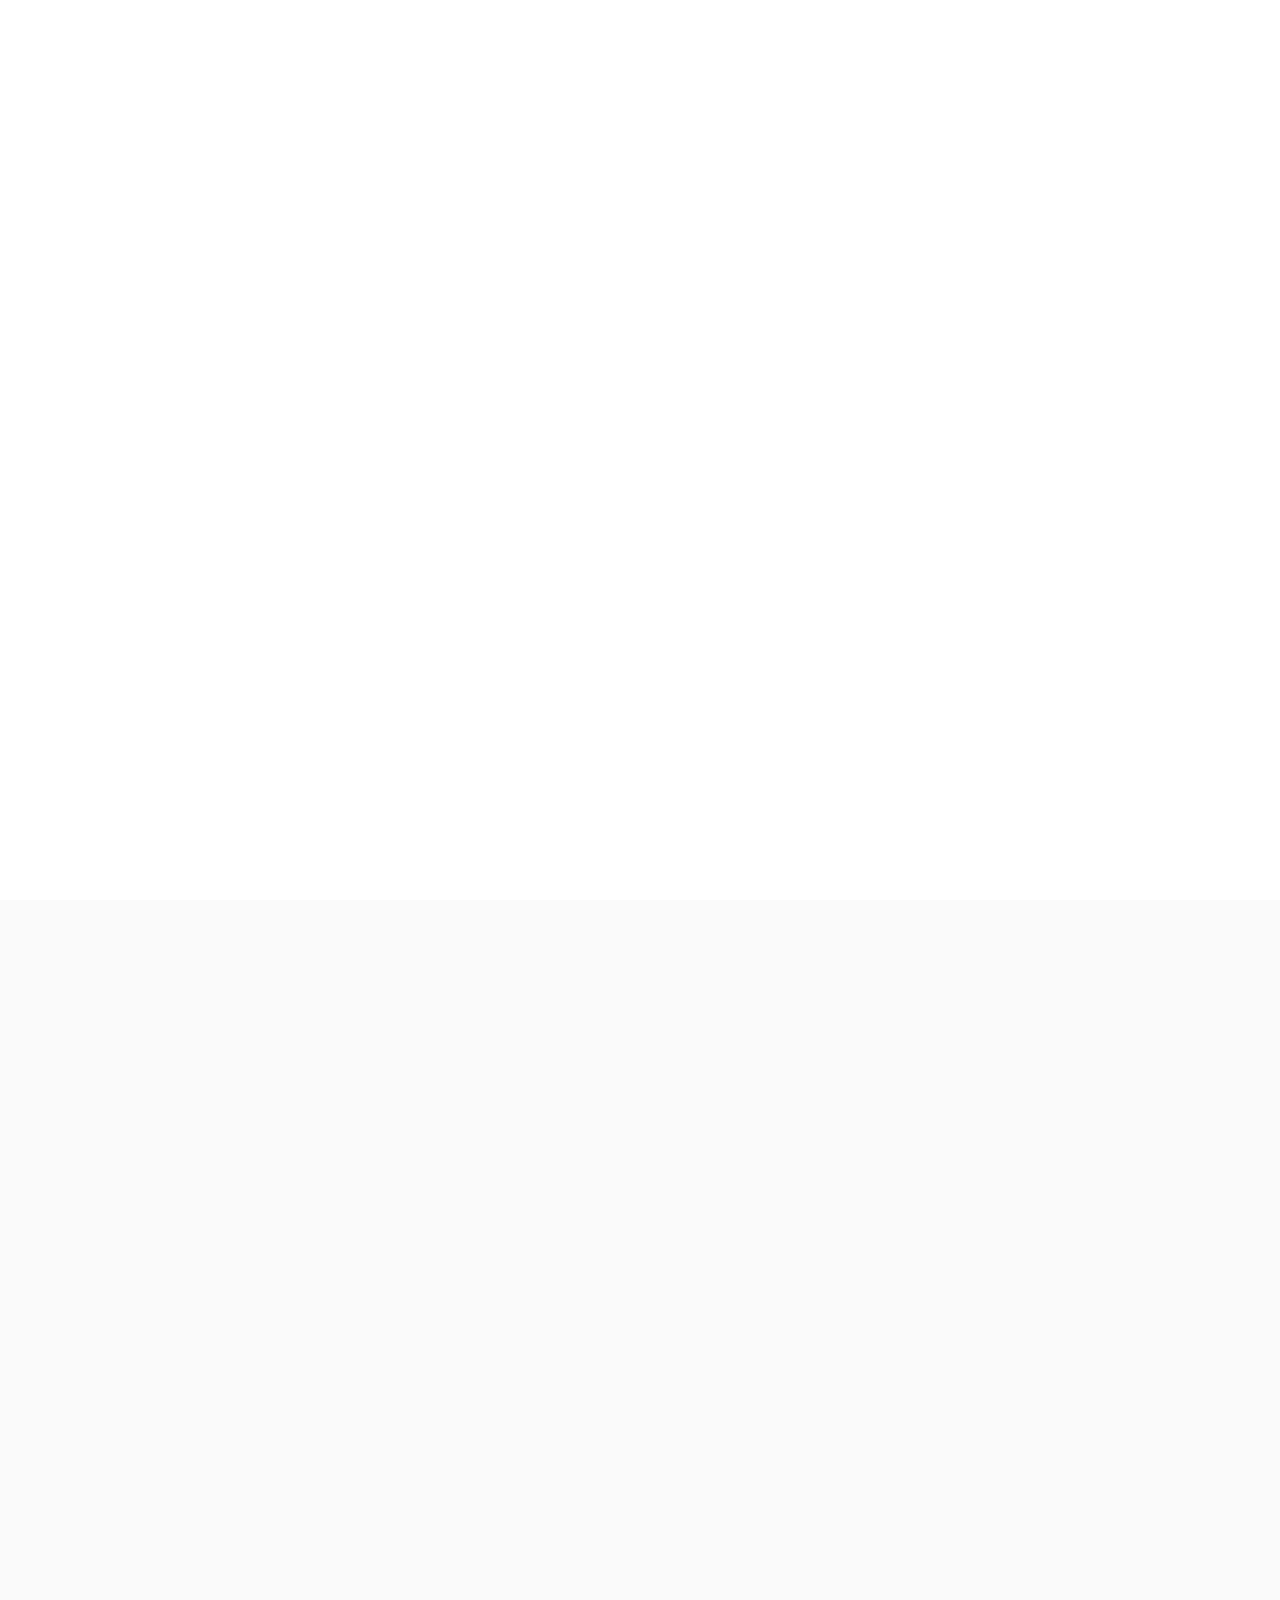
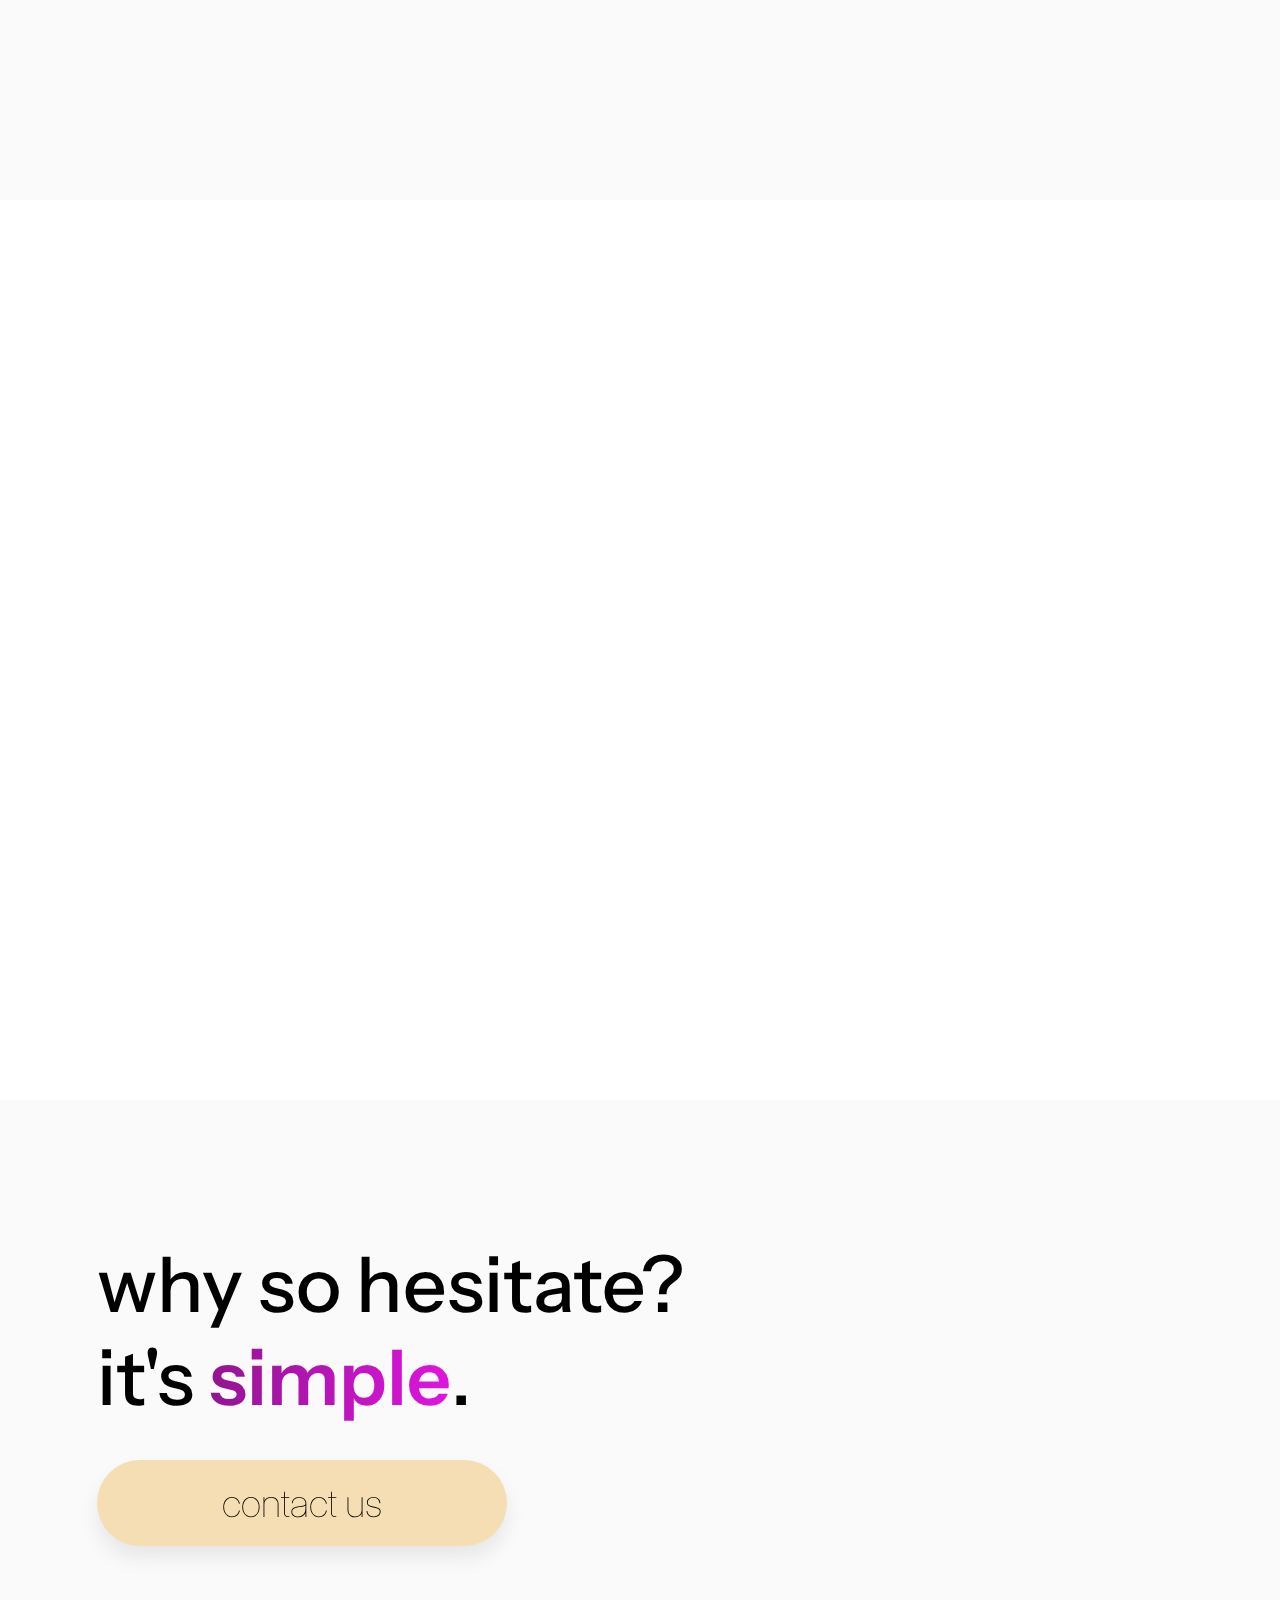
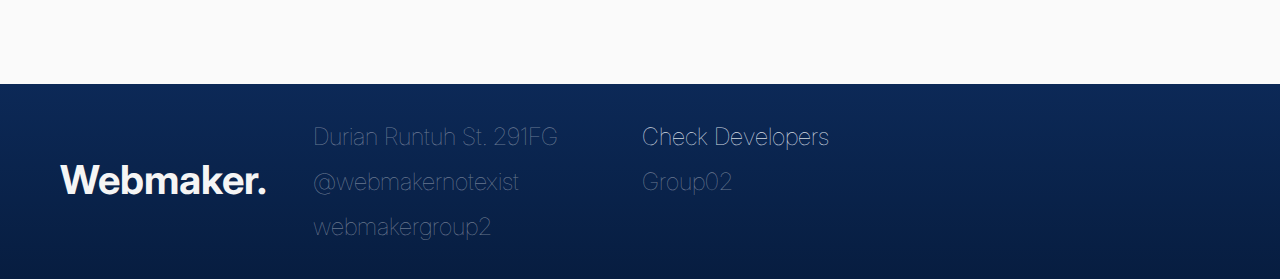
<file: index.html>
<!DOCTYPE html>
<html lang="en">

<head>
   <meta charset="UTF-8">
   <meta name="viewport" content="width=device-width, initial-scale=1.0">
   
   <link rel="shortcut icon" href="images/favicon.png" type="image/x-icon">
   <title>Webmaker</title>

   <!-- Stylesheets -->
   <link href="https://unpkg.com/aos@2.3.1/dist/aos.css" rel="stylesheet">
   <link rel="stylesheet" href="https://cdnjs.cloudflare.com/ajax/libs/font-awesome/6.4.0/css/all.min.css"
      integrity="sha512-iecdLmaskl7CVkqkXNQ/ZH/XLlvWZOJyj7Yy7tcenmpD1ypASozpmT/E0iPtmFIB46ZmdtAc9eNBvH0H/ZpiBw=="
      crossorigin="anonymous" referrerpolicy="no-referrer" />
   <link rel="stylesheet" href="css/style.css">
   <link rel="stylesheet" href="css/index.css">   
</head>

<body>   
   <!-- Effects -->
   <div id="webmaker-transition">
      <img src="images/logo.png" alt="logo">      
   </div>
   <div id="webmaker-fade-transition"></div>

   <!-- Navbar -->
   <nav class="flex-center-around">
      <div class="left-nav">
         <img src="images/logo.png" alt="webmaker-logo" id="logo">
      </div>

      <i class="fa-solid fa-bars" id="nav-bar"></i>

      <div class="right-nav">
         <a class="clicked-list slider nav-home" id="nav-home">Home</a>
         <a class="default-list slider nav-demos" id="nav-demos">Demos</a>      
         <a class="default-list slider nav-feature" id="nav-feature">Feature</a>
         <a class="nav-request">Request<i class="fa-solid fa-plus"></i></a>
         <i class="fa-solid fa-xmark" id="nav-bar-out"></i>
      </div>
   </nav>

   <!-- Home section -->
   <section id="home" class="full-view flex-center" anchor="nav-home">      
      <img src="images/home-deco.png" id="home-deco">      
      <div class="flex-column flex-center">
         <p class="home-p">
            We design <span class="magic-effect" magic-icon="<i class='fa-regular fa-star'></i>">
            <span class="magic-text magic-blue">cool</span></span> website for you.
         </p>
         <button type="button" id="home-button">
            <p>get started</p>
            <div class="load-effect"></div>
         </button>
      </div>      
   </section>

   <!-- About section -->
   <section id="about" class="full-view flex-center" anchor="nav-home">
      <img src="images/about-deco.png" id="about-deco">
      <div class="flex-column" id="about-anchor" data-aos="fade-up" data-aos-delay="300" data-aos-duration="800">
         <h1>introduce us.</h1>
         <p>
            webmaker known as stylist website development <br>
            provider for your <span class="magic-effect" magic-icon="<i class='fa-regular fa-star'></i>"><span
            class="magic-text">inovative</span></span> company.
         </p>
         <button type="button" id="about-button">
            <p>see more</p>
            <div class="load-effect"></div>
         </button>
      </div>      
   </section>

   <!-- Demos section -->
   <section id="demos" class="responsive full-view flex-center" anchor="nav-demos">
      <!-- <div id="demos-effect"></div> -->      
      <div class="flex-center full-size flex-wrap" id="demo-image-container" data-aos="zoom-in" data-aos-delay="300" data-aos-duration="800">

         <!-- Left -->
         <div class="demo-image-slider flex">
            <div id="demo-slider-button">
               <div id="demo-grow-effect"></div>
               <button type="button" id="demos-button" class="demos-slider-button">
                  <i class="fa-solid fa-play"></i>
                  <div class="load-effect"></div>
               </button>
            </div>
            <div class="demo-image-container flex-center" data-aos="flip-right" data-aos-delay="300" data-aos-duration="800">
               <img class="demo-image" src="images/web-neat.png" alt="demo-image">
               <img class="demo-image" src="images/web-modern.png" alt="demo-image">
               <img class="demo-image" src="images/web-minimalist.png" alt="demo-image">
            </div>
            
            <div id="demo-image-description">
               <h1>
                  <span class="magic-effect" magic-icon="<i class='fa-regular fa-star'></i>">                     
                     <span class="magic-text" id="demo-image-description-title">minimalist</span>
                  </span>
               </h1>
               <p id="demo-image-description-desc">simple design that brings full scenery of quality.</p>
            </div>
         </div>

         <!-- Right -->
         <div class="flex-column flex-center" id="demo-description-container">
            <p class="demo-p">
               looking for<br>
               <span class="magic-effect" magic-icon="<i class='fa-regular fa-star'></i>">
                  <span id="demo-description-box"></span>
                  <span class="magic-text" id="demo-description">minimalist</span>
               </span> kind?
            </p>
            <button type="button" id="demos-button" class="demos-next-button">
               <p>next</p>
               <div class="load-effect"></div>
            </button>
         </div>
      </div>
   </section>

   <!-- Feature section -->
   <section id="feature" class="responsive full-view flex-center" anchor="nav-feature">
      <div id="feature-effect"></div>
      <div class="flex-center flex-wrap-reverse" id="feature-anchor">
         <div class="flex-column">
            <p>
               why so hesitate?<br>
               it's
               <span class="magic-effect" magic-icon="<i class='fa-regular fa-star'></i>">
                  <span id="feature-description-box"></span>
                  <span class="magic-text" id="feature-description">simple</span>
               </span>.
            </p>
            <button type="button" id="feature-button">
               <p>contact us</p>
               <div class="load-effect"></div>
            </button>
         </div>
         <div class="magic-effect" magic-icon="<i class='fa-solid fa-star-of-david'></i>" data-aos="zoom-in" data-aos-delay="300" data-aos-duration="800">
            <img src="images/feature-simple.png" alt="about-image" id="feature-image" class="image-effect">
         </div>
      </div>      
   </section>
   
   <!-- Footer -->
   <footer>
      <div class="flex flex-wrap id="footer-content">
         <div class="flex-center">
            <h1>Webmaker.</h1>
         </div>
         <div class="flex">
            <div class="flex-column" id="footer-address">
               <p class="not-clickable"><i class="fa-solid fa-map-location-dot"></i>Durian Runtuh St. 291FG</p>
               <p class="not-clickable"><i class="fa-brands fa-instagram"></i>@webmakernotexist</p>
               <p class="not-clickable"><i class="fa-brands fa-facebook"></i>webmakergroup2</p>
            </div>
            <div class="flex-column" id="footer-address">
               <p class="clickable" id="developer-button"><i class="fa-solid fa-screwdriver-wrench"></i>Check Developers</p>
               <p class="not-clickable"><i class="fa-regular fa-copyright"></i>Group02</p>
               <p class="invisible"><i class="fa-brands fa-facebook"></i>webmakergroup2</p>
            </div>
         </div>
      </div>
      <div class="footer-background">         
         <img src="images/background-feature.png" alt="feature-bg">
      </div>
   </footer>

   <!-- Script(s) -->
   <script src="js/script.js"></script>
   <script src="https://unpkg.com/aos@2.3.1/dist/aos.js"></script>
   <script> AOS.init(); </script>
   <script src="js/index.js"></script>
</body>

</html>
</file>
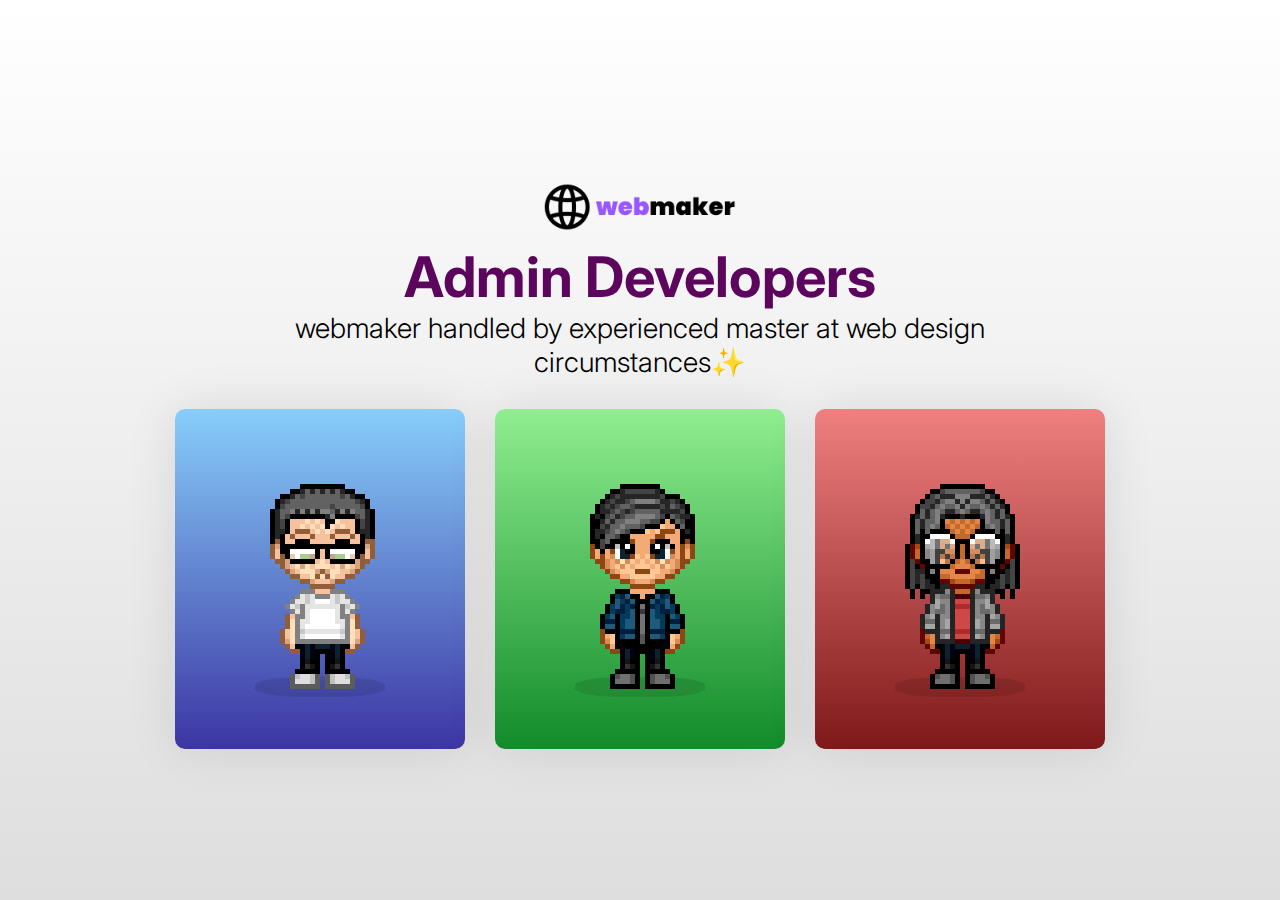
<file: html/developer.html>
<!DOCTYPE html>
<html lang="en">
<head>
   <meta charset="UTF-8">
   <meta name="viewport" content="width=device-width, initial-scale=1.0">

   <link rel="shortcut icon" href="../images/favicon.png" type="image/x-icon">
   <title>Admin Developers</title>

   <!-- Stylesheet -->
   <link rel="stylesheet" href="https://cdnjs.cloudflare.com/ajax/libs/font-awesome/6.4.0/css/all.min.css"
      integrity="sha512-iecdLmaskl7CVkqkXNQ/ZH/XLlvWZOJyj7Yy7tcenmpD1ypASozpmT/E0iPtmFIB46ZmdtAc9eNBvH0H/ZpiBw=="
      crossorigin="anonymous" referrerpolicy="no-referrer" />
   <link rel="stylesheet" href="../css/style.css">
   <link rel="stylesheet" href="../css/developer.css">
</head>
<body>
   <!-- Transition -->
   <div id="webmaker-fade-transition"></div>   

   <!-- Developer -->      
   <div id="developer" class="full-view flex-center responsive">      
      <div class="flex-column">
         <nav>
            <i class="fa-solid fa-arrow-left" id="developer-left"></i>
            <img src="../images/logo.png" id="developer-logo-2">
         </nav>
         <img src="../images/logo.png" id="developer-logo">
         <h1 id="developer-title">Admin Developers</h1>
         <p id="developer-subtitle">webmaker handled by experienced master at web design circumstances✨</p>

         <!-- Container -->
         <div class="flex-center flex-wrap developer-container">
            <div class="flex-center developer-img">   
               <div class="developer-description flex-center">
                  <div class="flex-column">
                     <h1><span class="magic-effect" magic-icon="<i class='fa-regular fa-star magic-star-white'></i>"><span
                        class="magic-text">Rio<i class="fa-solid fa-wand-magic-sparkles"></i></span></span>.
                     </h1>
                     <p>responsible do something while no one nearby.</p>
                     <p class="developer-trait">traits - creative</p>
                  </div>
               </div>      
               <div class="shadow" style="--delay: .3s;"></div>
               <img src="../images/developer-ergar.png" alt="img" style="--delay: .3s;">         
            </div>
            <div class="flex-center developer-img">
               <div class="developer-description flex-center">
                  <div class="flex-column">
                     <h1><span class="magic-effect" magic-icon="<i class='fa-regular fa-star magic-star-white'></i>"><span
                        class="magic-text">Fariz<i class="fa-solid fa-magnifying-glass"></i></span></span>.
                     </h1>
                     <p>the handful one while finding information.</p>
                     <p class="developer-trait">traits - sourceful</p>
                  </div>
               </div>
               <div class="shadow" style="--delay: .6s;"></div>
               <img src="../images/developer-fariz.png" alt="img" style="--delay: .6s;">
            </div>
            <div class="flex-center developer-img">
               <div class="developer-description flex-center">
                  <div class="flex-column">
                     <h1><span class="magic-effect" magic-icon="<i class='fa-regular fa-star magic-star-white'></i>"><span
                        class="magic-text">Hastho<i class="fa-solid fa-hand-lizard"></i></span></span>.
                     </h1>
                     <p>has a job to help person in charge when necessary.</p>
                     <p class="developer-trait">traits - unique</p>
                  </div>
               </div>
               <div class="shadow" style="--delay: .9s;"></div>
               <img src="../images/developer-hastho.png" alt="img" style="--delay: .9s;">
            </div>            
         </div>
      </div>
   </div>

   <!-- Scripts -->
   <script src="../js/script.js"></script>
   <script src="../js/developer.js"></script>
</body>
</html>
</file>
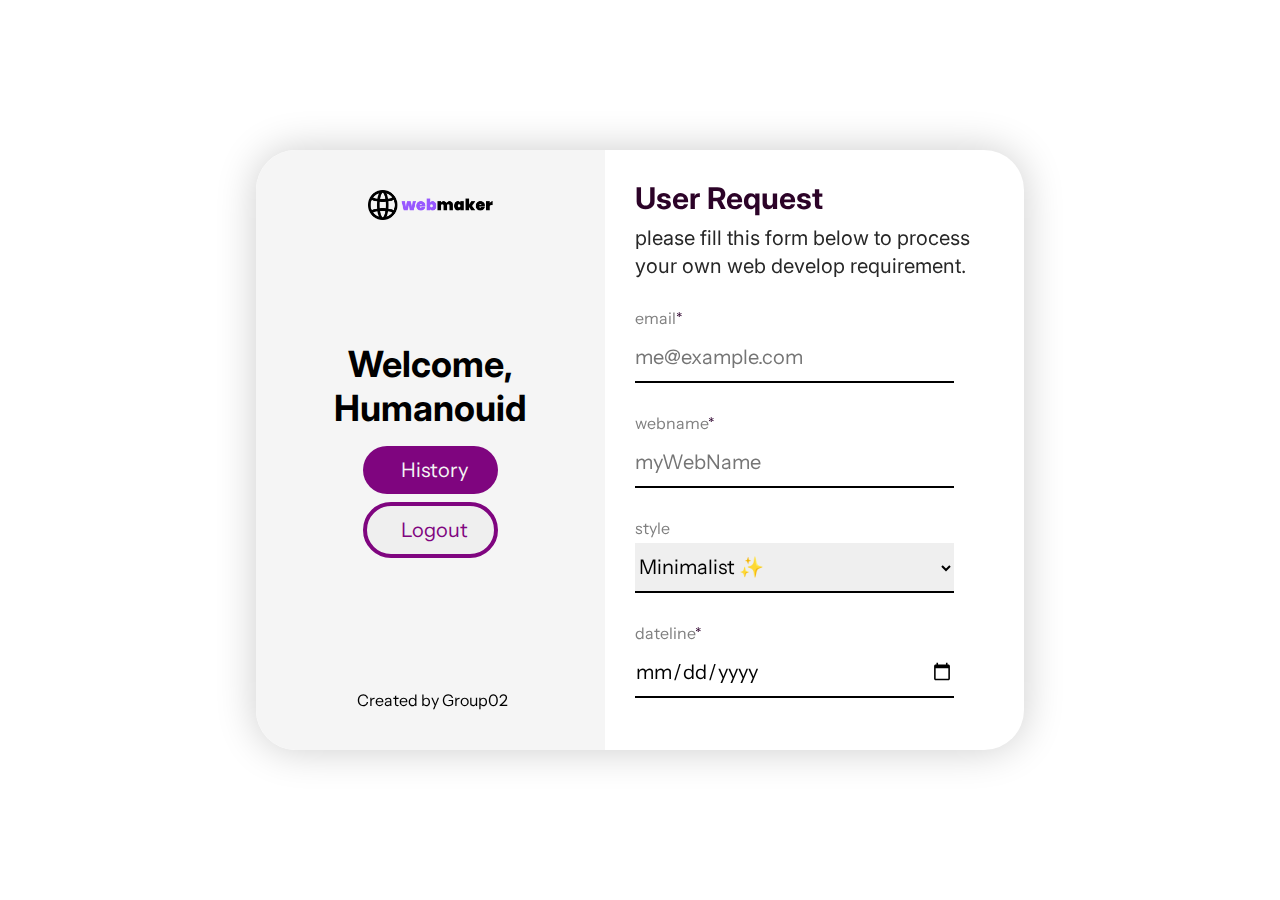
<file: html/request.html>
<!DOCTYPE html>
<html lang="en">
<head>
   <meta charset="UTF-8">
   <meta name="viewport" content="width=device-width, initial-scale=1.0">
   <title>Do Request</title>

   <!-- Stylesheets -->
   <link rel="shortcut icon" href="images/favicon.png" type="image/x-icon">
   <link rel="stylesheet" href="https://cdnjs.cloudflare.com/ajax/libs/font-awesome/6.4.0/css/all.min.css"
      integrity="sha512-iecdLmaskl7CVkqkXNQ/ZH/XLlvWZOJyj7Yy7tcenmpD1ypASozpmT/E0iPtmFIB46ZmdtAc9eNBvH0H/ZpiBw=="
      crossorigin="anonymous" referrerpolicy="no-referrer" />
   <link rel="stylesheet" href="../css/style.css">
   <link rel="stylesheet" href="../css/request.css">
</head>
<body>
   <!-- Transition -->
   <div id="webmaker-fade-transition"></div>   

   <div class="full-view flex-center" id="request">
      <div class="request-container flex">

         <!-- ================================== Left ================================== -->
         <div class="request-left flex-center ds-flex">
            <!-- Register -->
            <div class="flex-center flex-column has-padding" id="request-register">
               <i class="fa-solid fa-arrow-left" id="request-left"></i>
               <div id="request-logo">
                  <img src="../images/logo.png" alt="logo">
               </div>
               <div id="identity" class="at-front"><p><i class="fa-solid fa-chess-knight"></i>Created by Group02</p></div>

               <h1>Do Register</h1>               

               <form action="#" class="flex-column">
                  <label for="request__name">username</label>
                  <input type="text" spellcheck="false" id="request__name" autocomplete="off" required>
                  <label for="request__password">password<i class="fa-solid fa-eye"></i></label>
                  <input type="password" spellcheck="false" id="request__password" required>
                  <button class="purple-1" id="request__register__btn">Register</button>
               </form>
            </div>

            <!-- Login -->
            <div class="flex-center flex-column has-padding" id="request-login">
               <i class="fa-solid fa-arrow-left back" id="request-left"></i>
               <div id="request-logo">
                  <img src="../images/logo.png" alt="logo">
               </div>
               <div id="identity" class="at-front"><p><i class="fa-solid fa-chess-knight"></i>Created by Group02</p></div>

               <h1>Do Login</h1>               
               <form action="#" class="flex-column">
                  <label for="request__name__login">username</label>
                  <input type="text" spellcheck="false" id="request__name__login" autocomplete="off" required>
                  <label for="request__password__login">password<i class="fa-solid fa-eye"></i></label>
                  <input type="password" spellcheck="false" id="request__password__login" required>
                  <button class="purple-2" id="request__login__btn">Login</button>
                  <p id="request__register__direct">have no account?</p>
               </form>
            </div>

            <!-- Request -->
            <div class="flex-center flex-column has-padding" id="request-interface">               
               <div id="request-logo">
                  <img src="../images/logo.png" alt="logo">
               </div>
               <div id="identity" class="at-front"><p><i class="fa-solid fa-chess-knight"></i>Created by Group02</p></div>

               <div class="flex-center flex-column">
                  <h1>Welcome,<br>Humanouid</h1>                     
                  <button id="request-interface-history"><i class="fa-solid fa-clock-rotate-left"></i>History</button>      
                  <button id="request-interface-logout"><i class="fa-solid fa-arrow-right-from-bracket"></i>Logout</button>                    
               </div>      
            </div>
         </div>

         <!-- ================================== Right ================================== -->
         <div class="request-right ds-none">
            <!-- Register -->
            <div class="full-size" id="request-register-display">
               <img src="../images/request-image.png" alt="img">
               <div id="request__description">
                  <p>create your account to start request our services 😉</p>
               </div>
            </div>

            <!-- Login -->
            <div class="full-size" id="request-login-display">
               <img src="../images/request-image-2.png" alt="img">
               <div id="request__description">
                  <p>authenticate your account to start request our services 😄</p>
               </div>
            </div>

            <!-- Interface -->
            <div class="full-size flex-center" id="request-interface-display">
               <div class="full-size request-interface-container flex-column">
                  <div id="request__mini__navbar">
                     <img src="../images/logo-2.png" alt="">
                     <div class="flex-center">
                        <p><i class="fa-solid fa-arrow-right-from-bracket" id="request__interface__logout__mini"></i><span>•</span>from. Humanouid</p>
                     </div>
                  </div>
                  <h1>User Request</h1>
                  <p>please fill this form below to process your own web develop requirement.</p>
                  <form action="#">
                     <label for="request__web__email">email<span class="required">*</span></label><br>
                     <input type="email" id="request__web__email" spellcheck="false" placeholder="me@example.com" required><br>                     
                     <label for="request__web__name">webname<span class="required">*</span></label><br>
                     <input type="text" id="request__web__name" spellcheck="false" placeholder="myWebName" required><br>                     
                     <label for="request__web__style">style</label><br>
                     <select id="request__web__style">
                        <option value="1">Minimalist ✨</option>
                        <option value="2">Structured</option>
                        <option value="3">Modern</option>
                        <option value="4">Other</option>
                     </select><br>                  
                     <label for="request__web__dateline" required>dateline<span class="required">*</span></label><br>
                     <input type="date" id="request__web__dateline"><br>
                     <label for="request__web__description">description</label><br>
                     <textarea id="request__web__description" spellcheck="false"></textarea>
                     <button type="submit"><i class="fa-solid fa-envelopes-bulk"></i>Request</button>
                  </form>
               </div>
            </div>
         </div>
      </div>
   </div>

   <!-- Scripts -->
   <script src="../js/script.js"></script>
   <script src="../js/request.js"></script>
</body>
</html>
</file>
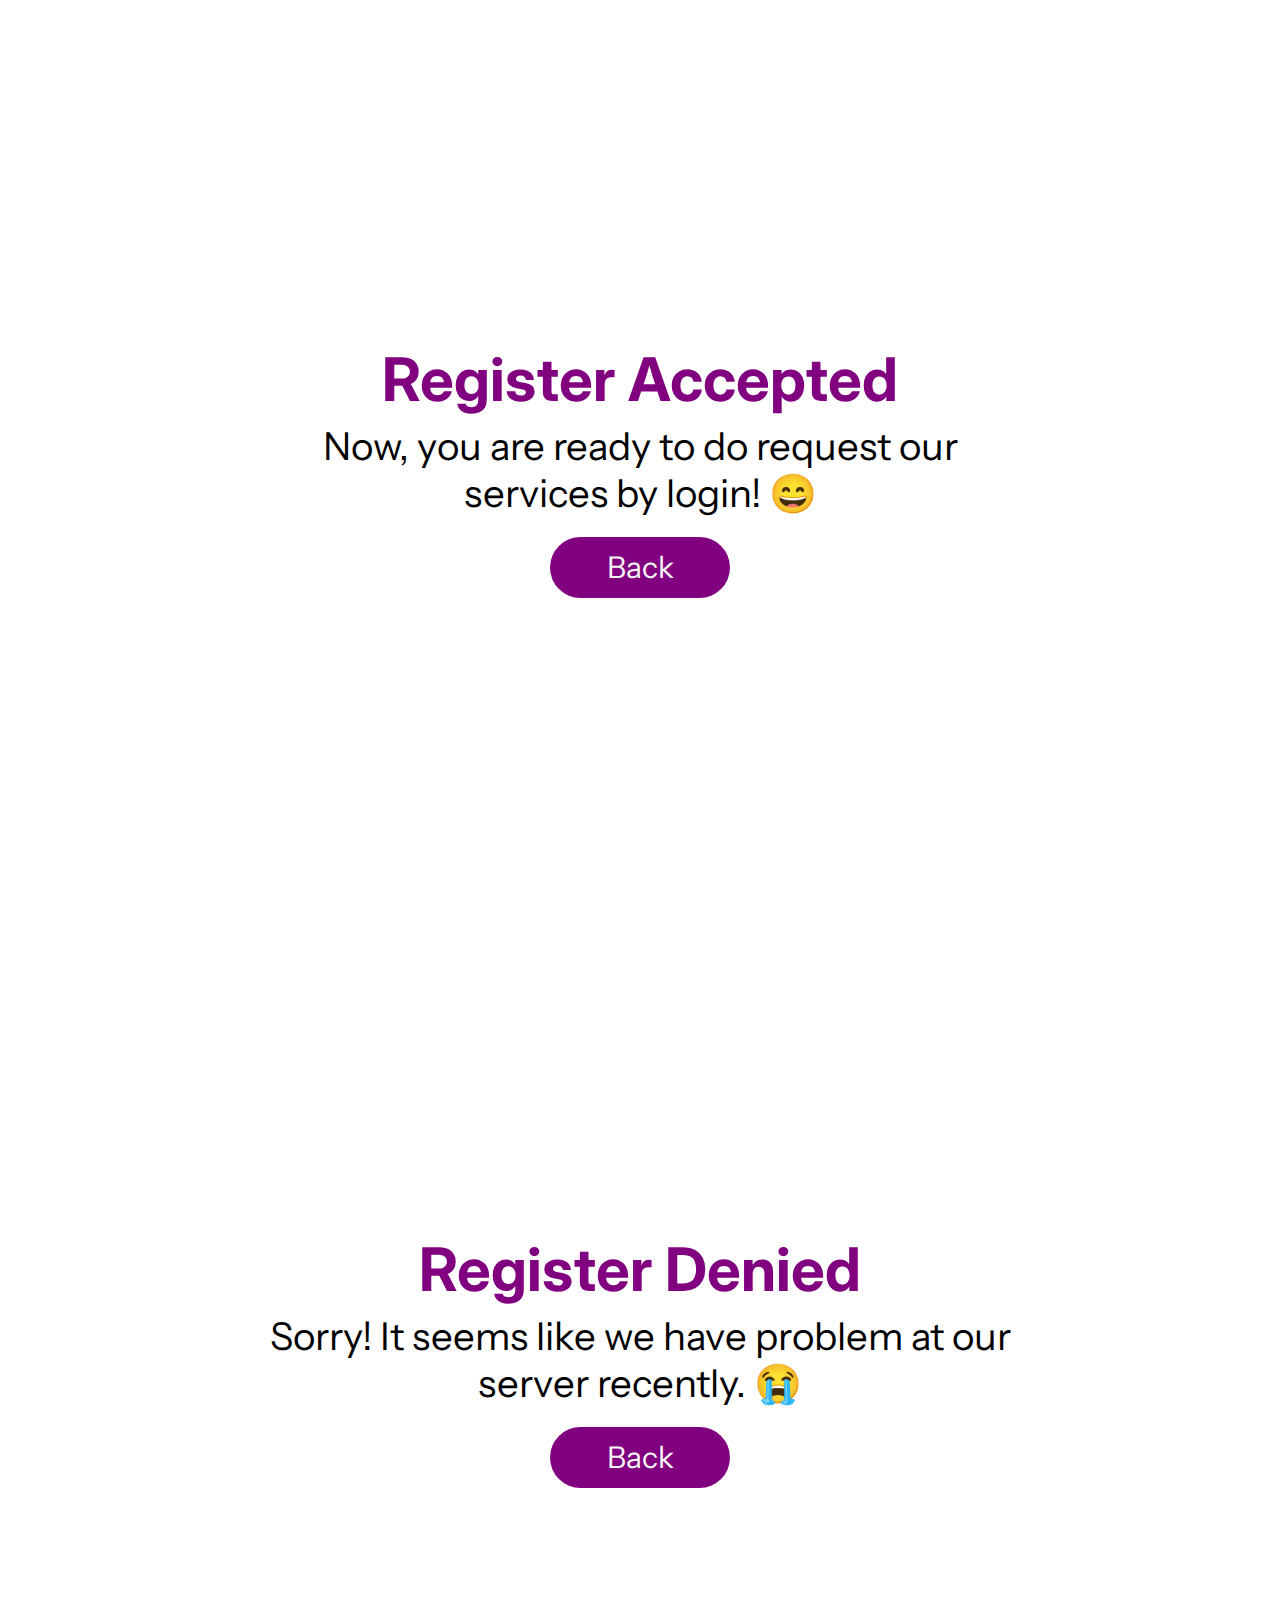
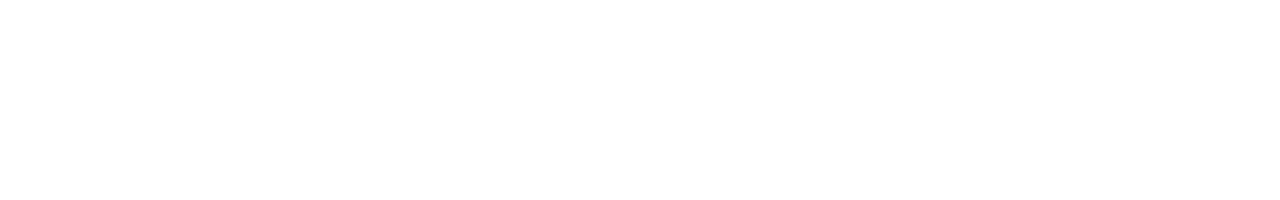
<file: html/pp/ha.html>
<!DOCTYPE html>
<html lang="en">
<head>
   <base href="../../">
   <meta charset="UTF-8">
   <meta name="viewport" content="width=device-width, initial-scale=1.0">
   <title>Document</title>

   <link rel="stylesheet" href="https://cdnjs.cloudflare.com/ajax/libs/font-awesome/6.4.0/css/all.min.css"
      integrity="sha512-iecdLmaskl7CVkqkXNQ/ZH/XLlvWZOJyj7Yy7tcenmpD1ypASozpmT/E0iPtmFIB46ZmdtAc9eNBvH0H/ZpiBw=="
      crossorigin="anonymous" referrerpolicy="no-referrer" />
   <link rel="stylesheet" href="css/style.css">
   <link rel="stylesheet" href="css/output.css">
</head>
<body>
   <!-- Accepted -->
   <div class="full-view flex-center flex-column" id="output">
      <i class="fa-solid fa-check"></i>
      <h1>Register Accepted</h1>
      <p>Now, you are ready to do request our services by login! 😄</p>
      <a href="#">back</a>
   </div>

   <!-- Accepted -->
   <div class="full-view flex-center flex-column" id="output">
      <i class="fa-solid fa-xmark"></i>
      <h1>Register Denied</h1>
      <p>Sorry! It seems like we have problem at our server recently. 😭</p>
      <a href="#">back</a>
   </div>
</body>
</html>
</file>
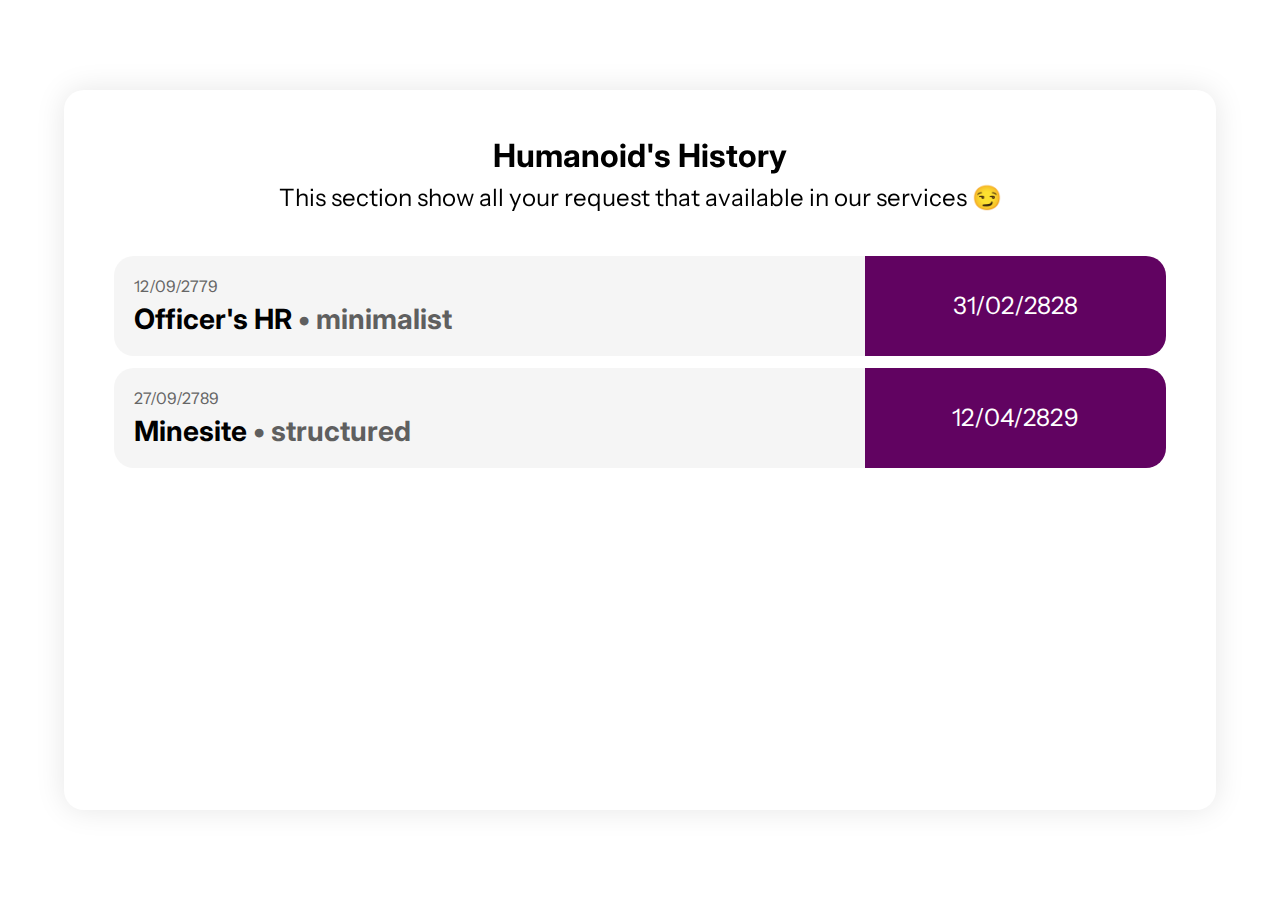
<file: html/pp/history.html>
<!DOCTYPE html>
<html lang="en">
<head>
   <base href="../../">
   <meta charset="UTF-8">
   <meta name="viewport" content="width=device-width, initial-scale=1.0">
   <title>History</title>

   <link rel="stylesheet" href="https://cdnjs.cloudflare.com/ajax/libs/font-awesome/6.4.0/css/all.min.css"
      integrity="sha512-iecdLmaskl7CVkqkXNQ/ZH/XLlvWZOJyj7Yy7tcenmpD1ypASozpmT/E0iPtmFIB46ZmdtAc9eNBvH0H/ZpiBw=="
      crossorigin="anonymous" referrerpolicy="no-referrer" />
   <link rel="stylesheet" href="css/style.css">
   <link rel="stylesheet" href="css/history.css">
</head>
<body>
   <!-- Transition -->
   <div id="webmaker-fade-transition"></div>   
   
   <div class="full-view flex-center" id="history">
      <div class="history-container flex-column">
         <div class="flex-column history-description">
            <i class="fa-solid fa-arrow-left" id="contact-back"></i>
            <h1>Humanoid's History</h1>
            <p>This section show all your request that available in our services 😏</p>
         </div>
         <div class="history-table">
            <!-- Card -->
            <div class="history-card flex">
               <div class="left">
                  <p>12/09/2779<i class="fa-solid fa-rectangle-xmark"></i></p>   
                  <h1>Officer's HR <span>•</span> <span class="history-style">minimalist</span></h1>                               
               </div>
               <div class="right flex-center">
                  <div class="history-dateline flex-center">
                     <span><i class="fa-regular fa-clock"></i> 31/02/2828</span>
                  </div>
               </div>
            </div>
            <!-- Card -->
            <div class="history-card flex">
               <div class="left">
                  <p>27/09/2789<i class="fa-solid fa-rectangle-xmark"></i></p>   
                  <h1>Minesite <span>•</span> <span class="history-style">structured</span></h1>                               
               </div>
               <div class="right flex-center">
                  <div class="history-dateline flex-center">
                     <span><i class="fa-regular fa-clock"></i> 12/04/2829</span>
                  </div>
               </div>
            </div>
         </div>
      </div>
   </div>
</body>
</html>
</file>
<file: css/style.css>
@import url('https://fonts.googleapis.com/css2?family=Instrument+Sans:wght@400;500;600;700&display=swap');
@import url('https://fonts.googleapis.com/css2?family=Inter:wght@300;500;700&display=swap');

* {
   margin: 0;
   padding: 0;
   box-sizing: border-box;
   font-family: 'Instrument Sans', sans-serif;   
}
html {   
   scroll-behavior: smooth;
}
body {   
   overflow-x: hidden;
   scroll-snap-type: y mandatory;   
}
section {
   scroll-snap-align: start;
}
:root {
   --magic-star-x: 0%;
   --magic-star-y: 0%;   
   --magic-color: linear-gradient(to left, rgb(161, 20, 161), rgb(223, 21, 223), rgb(146, 21, 146));
   --magic-star-color: rgb(29, 4, 41);
}
.magic-star-white {
   --magic-star-color: whitesmoke;
}

::-webkit-scrollbar {
   width: 8px;      
}
::-webkit-scrollbar-track {
   background-color: whitesmoke;
}
::-webkit-scrollbar-thumb {
   background-color: grey;     
}

.invisible {
   opacity: 0;
}
.fixed {
   position: fixed;
   top: 0; left: 0;
}
.responsive {
   max-width: 100%;
}
.full-view {
   width: 100vw;
   height: 100vh;
   padding: auto 40px;
}
.full-view .full-size {
   width: 100%;
   height: 100%;
}
.flex {
   display: flex;
}
.flex-wrap {
   display: flex;
   flex-wrap: wrap;
}
.flex-wrap-reverse {
   display: flex;
   flex-wrap: wrap-reverse;
}
.flex-column {
   display: flex;
   flex-direction: column;
}
.flex-center {
   display: flex;
   align-items: center;
   justify-content: center;
}
.flex-center-around {
   display: flex;
   align-items: center;
   justify-content: space-around;
}
.as-background {
   z-index: -1;
}
.as-anchor {   
   position: relative;  
   z-index: 3;   
}
.magic-effect {
   display: inline-block;
   position: relative;
}
.magic-effect > .magic-text {   
   position: relative;
   font-weight: 600;   
   white-space: normal;

   background: var(--magic-color);
   background-size: 200%;
   -webkit-text-fill-color: transparent;   
   -webkit-background-clip: text;
   background-clip: text;   
   
   animation: magic-effect 2s infinite;
}
@keyframes magic-effect {
   from { background-position: 0% center; }
   to { background-position: -200% center; }   
}
.magic-star {         
   position: absolute;
   top: var(--magic-star-y); left: var(--magic-star-x);   
   
   width: fit-content; height: fit-content;
   display: flex;

   animation-delay: 1s;
   animation: magic-rotate 2s infinite ease;  
}
.magic-star > i {  
   color: var(--magic-star-color);      
   font-size: 24px;
   width: 24px;
   aspect-ratio: 1/1;   

   animation-delay: 1s;
   animation: magic-scale 1s infinite ease;    
}
@keyframes magic-scale {
   from, to { transform: scale(0); }
   50% { transform: scale(1); }
}
@keyframes magic-rotate {
   from { transform: rotate(0deg); }
   to { transform: rotate(360deg); }
}

/* Button */
#home #home-button,
#about #about-button,
#demos #demos-button,
#feature #feature-button {   
   position: relative;
   width: fit-content;
   margin-top: 36px;
   padding: 20px 60px;

   border: none;
   border-radius: 80px;
   background-color: wheat;
   background-size: 0%;
   background-position: -100%;

   z-index: 5;
   overflow: hidden;
   box-shadow: 0 12px 20px rgba(0, 0, 0, 0.08);
   transition: 1s ease;
}
#home #home-button p,
#about #about-button p,
#demos #demos-button p,
#feature #feature-button p {
   position: relative;
   z-index: 6;
   text-align: center;

   font-weight: 100;
   font-size: clamp(35px, 3vw, 45px);   
   transition: 1s ease;   
}
#home #home-button:hover,
#about #about-button:hover,
#demos #demos-button:hover,
#feature #feature-button:hover {
   box-shadow: 0 12px 40px rgba(0, 0, 0, 0.2);
   transition: 1s ease;
}
#home #home-button:hover p,
#about #about-button:hover p,
#demos #demos-button:hover p,
#feature #feature-button:hover p {
   letter-spacing: clamp(1px, 4vw, 6px);
   font-weight: 600;
   color: white;
   transition: 1s ease;
}
button {
   cursor: pointer;   
}
button p {
   font-family: 'Inter', sans-serif;
}
button .load-effect {
   position: absolute;
   top: 0; left: 0;   

   background: linear-gradient(to left, #feac5e, #c779d0, #4bc0c8);          
   background-size: 200%;
   
   z-index: 0;
   width: 0%;
   height: 100%;
   
   opacity: 0;
   transition: 1s ease;
}
button:hover .load-effect {
   width: 100%;
   opacity: 1;
   transition: 1s ease;   
   animation: load-gradient 3s ease infinite;
}
@keyframes load-gradient {
   from, to { background-position: 0%; }
   50% { background-position: 200%; }
}


#webmaker-fade-transition {
   position: fixed;
   top: 0; left: 0;
   width: 100%; height: 100%;
   z-index: -1;
   opacity: 0;
   background-color: white;
   transition: 1s ease;
}
#webmaker-fade-transition.active {
   opacity: 1;
   z-index: 20;
   transition: 1s ease;
}
#webmaker-transition {
   position: fixed;
   top: 0; left: 0;   
   width: 100%; height: 100%;

   z-index: 20;
   background-color: white;

   display: flex;   
   justify-content: center;
   align-items: center;
}
#webmaker-transition.active {
   opacity: 0;
   z-index: -1;
   transition: 1s;
}
#webmaker-transition img {
   width: clamp(300px, 2vw, 400px);
   rotate: x 90deg;
   opacity: 0;
   animation: webmaker-animation 1.6s ease-in-out .5s;   
}
@keyframes webmaker-animation {
   0% { 
      scale: 1.3; 
      opacity: 1; 
   }
   60% { 
      scale: 1; 
      opacity: 1; 
      rotate: x 0deg;
   }
   100% {
      scale: 1.4;
      opacity: 0;
      rotate: x 0deg;
   }
}
</file>
<file: css/index.css>
/* Initialization */
:root {
   --demo-image-index: 0;
}

/* Nav section */
#logo {
   cursor: pointer;
}
nav {
   position: fixed;
   top: 0; left: 0;
   z-index: 10;
   overflow: hidden;

   width: 100%;
   height: fit-content;
   padding: 20px 12px;

   /* background: linear-gradient(rgb(246, 246, 246), rgb(229, 229, 229)); */
   box-shadow: 0 0 20px rgba(0, 0, 0, 0.04);   
   background-color: white;
   /* background-color: transparent; */
   /* backdrop-filter: blur(10px); */
   display: flex;
   justify-content: space-evenly;
}
.left-nav #logo {
   height: 60px; 
}
.right-nav {
   display: flex;
}
.right-nav a {
   cursor: pointer;
   margin: auto 10px;
}
.right-nav a.default-list {
   color: gray;
   text-decoration: none;
   
   font-size: 20px;

   padding-bottom: 2px;   
   transition: 1s;
}
.right-nav a.clicked-list {   
   color: black;   
   text-decoration: none;
   
   font-size: 20px;
   font-weight: 700;   

   padding-bottom: 2px;
   border-bottom: 3px solid black;
   transition: .5s;
}
.fa-circle, .fa-xmark {
   display: none;
}
#nav-bar {
   display: none;
}
@media (width < 740px) {
   #nav-bar, #nav-bar-out {
      margin: 0 20px;
      display: block;
      font-size: 36px;
      cursor: pointer;
   }
   .fa-circle {      
      display: block;
      font-size: 4px;
      transform: translateY(10px);
      opacity: 0.2;
   }

   .right-nav {
      position: absolute;            
      opacity: 0;
      display: none;      
      transition: .5s ease;    
   }
   .right-nav.active {
      opacity: 1;
      display: flex;
      transition: .5s ease;    
   }
   .left-nav {
      opacity: 1;
      transition: .5s ease;    
   }
   .left-nav.active {
      opacity: 0;
      z-index: -5;
      transition: .5s ease;    
   }
   #nav-bar {
      opacity: 1;
      transition: .5s ease;    
   }
   #nav-bar.active {
      opacity: 0;
      z-index: -5;
      transition: .5s ease;    
   }
}
.right-nav a.nav-request {
   background: linear-gradient(purple, rgb(96, 1, 96));  
   border-radius: 12px;
   padding: 12px 16px; 
   color: whitesmoke;
}
.right-nav a.nav-request i {
   margin-left: 4px;
}
 
/* Home section */
#home {
   padding: 12px 20px;   
   height: 100vh;   
}
#home .home-p {
   text-align: center;
   width: 85%;
   font-weight: 500;
   font-size: clamp(65px, 6vw, 90px);
   z-index: 1;
}
#home #home-deco {
   position: absolute;
   bottom: -25%; right: 0;   
   scale: 0.3;
   animation: idle 1s infinite ease-in-out;
}
@keyframes idle {
   from, to {
      rotate: x 0deg;
   }
   50% {
      rotate: x 10deg;
      filter: drop-shadow(0px 0px 20px rgba(0, 0, 0, 0.2));   
      transform: translateY(4px);
   }
}
@media (width < 600px) {
   #home-deco-2 {
      opacity: 0;
   }
}

/* About */
#about {
   background: hsl(0, 0%, 98%);  
   padding: 0 40px; 
   position: relative;
   overflow: hidden;
}
#about #about-deco {
   position: absolute;
   bottom: -10%; left: 6%;      
   scale: 0.8;
   animation: idle 1s infinite ease-in-out;
}
#about h1 {
   font-family: 'Inter', sans-serif;
   text-align: left;
   font-weight: 600;
   font-size: clamp(58px, 6vw, 100px);
}
#about p {
   text-align: left;
   /* font-weight: 500; */
   font-size: clamp(32px, 6vw, 44px);
}
@keyframes about-ease {
   from, to { transform: translateY(0); }
   50% { transform: translateY(20px); scale: 1.1; }
}
#about #about-image img:nth-child(3) {
   rotate: x 180deg;
}
#about button {
   width: 40%;
}
#about h1, #about p {
   text-align: center;
}
#about button {
   align-self: center;
}
@media (width < 1400px) {   
   #about-deco {
      opacity: 0;
   }
}

/* Demos */
#demos {
   position: relative;
   overflow: hidden;
   padding: 40px 0;   
}
#demos p {
   text-align: left;
   font-weight: 500;
   font-size: clamp(48px, 6vw, 90px);
   
   position: relative;   
   letter-spacing: -2px;   
   z-index: 2;
}
#demos .demo-image-slider {      
   position: relative;
   width: clamp(400px, 40vw, 500px);      
   aspect-ratio: 4/3;
   border-radius: 12px;    
}
#demos .demo-image-container {
   position: relative;
   /* animation: demo-slider 1s infinite ease-in-out;   */
}
@keyframes demo-slider {
   from, to { top: 0; }
   50% { top: 12px; }
}
#demos .demo-image-slider #demo-slider-button {
   position: absolute;   
   bottom: 0; left: 50%;  
   transform: translateX(-50%) translateY(50%);
   aspect-ratio: 1/1;
   /* background-color: violet; */
   height: 200px;

   display: flex;
   justify-content: center;   
   align-items: center;      
   z-index: 3;
}
#demos .demo-image-slider #demo-slider-button button {   
   position: relative;
   z-index: 2;    
   margin: 0 0;
         
   height: 60%;
   border: 4px solid white;
   aspect-ratio: 1/1;
   overflow: hidden;   

   box-shadow: 0 0 20px rgba(0, 0, 0, 0.2);
   display: flex; align-items: center; justify-content: center;
   padding: 30px 30px;   
   /* border-radius: 10%; */
   transition: 1s ease; 
}
#demos #demo-slider-button #demo-grow-effect {
   /* display: none; */
   position: absolute;
   /* display: none; */
   /* z-index: 3; */
   top: 0%; left: 0;      
   width: 100%; 
   aspect-ratio: 1/1;
   border-radius: 50%;
   background: none;
   border: 8px solid rgb(255, 107, 107);

   scale: 0.7;
   opacity: 0;
   transition: 1s;
}
#demos #demo-slider-button:hover #demo-grow-effect.active {   
   opacity: 0;
   animation: demo-grow-effect .3s ease-in-out;
   transition: 1s;
}
@keyframes demo-grow-effect {
   from { scale: 1.1; opacity: 1; }
   to { scale: 1.4; opacity: 0; }
}
#demos .demo-image-slider #demo-slider-button i {   
   position: relative;
   z-index: inherit;
   font-size: 28px;
   transition: 1s ease;         
}
#demos .demo-image-slider #demo-slider-button:hover button {
   height: 80%;
   transition: 1s ease;
}
#demos .demo-image-slider #demo-slider-button:hover i {
   color: white;
   font-size: 56px;
   padding: 40px 40px;
   transition: 1s ease;
}
#demos .demo-image-slider .demo-image-container {  
   border: 4px solid white;
   box-shadow: -12px 12px 60px rgba(0, 0, 0, 0.1);  

   width: 100%; height: 100%;   
   border-radius: 0.5rem;   
   overflow: hidden;
   transition: 1s ease;
}
#demos .demo-image-container .demo-image {   
   position: relative; left: -100%;
   transform: translateX(
      calc(var(--demo-image-index) * 100%)
   );
   
   transition: 1.5s ease-in-out;
   width: 100%; height: auto;   
   object-fit: cover;    
}
#demos #demo-description-container {   
   /* background-color: firebrick; */
   position: relative;
   height: fit-content; 
   width: 50%;

   display: flex;
   justify-content: flex-start;     
   
   /* border-radius: 40px; */      
   padding: 40px 12px 40px 48px;
   z-index: 1;      

   transition: 1s ease;
   animation: none;
}
#demos .demo-p {
   text-align: center;
}
#demos #demo-description {
   position: relative;
   opacity: 1;
   transition: .5s;
}
#demos #demo-description.invisible-effect {
   opacity: 0;
   transition: .5s;
}
#demos #demos-effect {
   position: absolute;
   top: 0; left: 0;
   width: 100%; height: 100%;
      
   /* background: url('../images/background-demos.png');   
   background-repeat: no-repeat;   
   background-size: 100%;   
   background-position: center;
   opacity: 0; */
   transition: 1s ease;
   animation: home-effect 10s infinite ease-in-out forwards;
}
#demos:has(#demo-slider-button:hover) #demos-effect {
   opacity: 0.05;
   transition: 1s ease;   
}
@keyframes home-effect {
   from, to { transform: scale(1.1); }
   50% { transform: scale(1.15); }
}
#demos:has(#demo-slider-button:hover) .demos-next-button {   
   /* opacity: 0.2;       */
   transition: 1s ease;
}
#demos #demos-button.demos-slider-button {
   background-color: whitesmoke;
}
#demos .demos-next-button {
   width: 50%;
   transition: 1s ease;
}
#demos #demo-image-description {
   position: absolute;      
   width: 400px;
   top: -50px; left: 860px;
   transition: .5s;   
   opacity: 0;
}
#demos:has(#demo-slider-button:hover) #demo-image-description {   
   transition: 2s;
   opacity: 1;
}
#demos:has(#demo-slider-button:hover) #demo-image-description.invisible-effect {
   transition: .5s;
   opacity: 0;
}
#demos #demo-image-description h1 {
   font-size: 60px;
}
#demos #demo-image-description p {
   font-size: 30px;
   font-weight: 100;
   letter-spacing: 0px;
}
@media (width > 1400px) {
   #demos .demo-image-slider:has(#demo-slider-button:hover) .demo-image-container {   
      position: relative;
      transform: 
         translateX(40%) 
         translateY(3%) 
         rotate3d(-2, -1, 0, -25deg);      
      scale: 1.3;
      /* box-shadow: 12px -12px 0px rgb(255, 221, 162); */
      /* opacity: 0.8; */
   
      transition: 1.2s ease-in-out;
   }
}
@media (width > 740px) {
   #demos:has(#demo-slider-button:hover) #demo-description-container {
      transition: 1s ease;   
      background: rgba(255, 255, 255, 0.6);    
      transform: translateX(-40px);
      box-shadow: -16px 0px 0px black;
   
      opacity: 0;
   }
}
@media (width < 740px) {   
   #demos {
      height: 120vh;
   }
   #demos p {
      text-align: center;      
   }   
   #demos button {      
      align-self: center;      
   }
   #demos #demo-description-container {
      padding: 0 0;
   }
   #demos:has(#demo-slider-button:hover) #demo-description-container {
      transition: 1s ease;            
   }
   #demos .demo-image-slider #demo-slider-button:hover i {
      color: white;
      font-size: 36px;
      padding: 10px 10px;
      transition: 1s ease;
   }
}

/* Feature */
#feature {
   background: hsl(0, 0%, 98%);
   padding: 40px 40px;
   position: relative;
   overflow: hidden;
}
#feature p {
   text-align: left;
   font-weight: 500;
   font-size: clamp(52px, 6vw, 90px);
}
#feature img {
   animation: grow-up 6s infinite ease-in-out;
}
@keyframes grow-up {
   from, to { scale: 0.8; }
   50% { scale: 0.9; }
}
#feature #feature-image {      
   object-fit: cover;
   width: clamp(500px, 6vw, 600px);
   transform: scale(0.8);
}
#feature #feature-description-box.fade {    
   position: absolute;  
   top: 0; left: 0;
   width: 100%; height: 100%;
   transform: skewX(-20deg);
   background: linear-gradient(to right top, rgb(255, 208, 146), rgb(255, 188, 100));   
}
#feature #feature-description-box.after-fade {
   position: absolute;  
   top: 0; left: 0;
   width: 100%; height: 100%;
   background: linear-gradient(to right top, rgb(255, 208, 146), rgb(255, 188, 100));   
   transform: skewX(-20deg);
   opacity: 0;
   transition: 1s;
}
#feature #feature-button {
   width: 70%;   
}
@media (width < 1400px) {   
   #feature {
      height: fit-content;
   }   
}
@media (width < 600px) {
   #feature p {
      text-align: center;
   }
   #feature #feature-button {
      width: fit-content;
      align-self: center;
   }
   #demos .demo-image-slider #demo-slider-button 
   {
      bottom: 36px;
   }
}

/* Footer */
footer {
   position: relative;
   z-index: 1;
   width: 100%;
   height: fit-content;
   background: linear-gradient(rgb(12, 41, 87), rgb(7, 29, 64));

   color: whitesmoke; 
   padding: 30px 60px;  
}
footer #footer-content {   
   height: 100%;
   gap: 80px;   
   display: flex;   
}
footer #footer-address {
   display: flex;
   justify-content: center;
   margin: 0 30px;
}
footer .footer-background {
   position: absolute;
   bottom: 0px; right: 0;
   rotate: y 180deg;
   overflow: hidden;   
}
footer .footer-background img {
   position: relative;
   bottom: -4px;
}
footer h1 {   
   font-family: 'Inter', sans-serif;
   font-size: 40px;
   margin-bottom: 4px;
}
footer p {
   font-family: 'Inter', sans-serif;
   z-index: 4;
   font-weight: 100;   
   font-size: clamp(14px, 2vw, 24px);
   margin: 8px 8px;
}
footer p.clickable {
   color: rgb(211, 219, 225);   
   cursor: pointer;
   transition: .5s ease;   
}
footer p.clickable:hover {
   color: honeydew;      
   letter-spacing: .4px;
   transition: .5s ease;   
}
footer p.not-clickable {
   color: rgba(255, 255, 255, 0.4);
   cursor: default;
}
footer i {
   margin-right: 8px;
}
@media (width < 1400px) {   
   .footer-background {
      display: none;
   }
}
@media (width < 600px) {  
   footer #footer-address {
      margin: 0 0;      
   }
}

@media (height < 700px) {
   html {
      overflow: hidden;
   }
   body {      
      opacity: 0;
   }
}
</file>
<file: css/developer.css>
#developer {
   position: relative;
   background: linear-gradient(white, rgb(222, 222, 222));   
   gap: 60px;

   padding: 20px 40px;
   min-height: 100vh;
   height: fit-content;
}
#developer .developer-container {
   gap: 30px;
}
#developer .developer-img {  
   position: relative; 
   overflow: hidden;
   cursor: help;
   border-radius: 10px;
   padding: 45px 20px;
   box-shadow: 0px 0px 50px rgba(0, 0, 0, 0.1);            
   transition: 1s ease;
}
#developer .developer-img:hover {
   transition: 1s ease;           
}
#developer .developer-img img {
   position: relative;
   object-fit: contain;
   transition: 1s ease;
   animation: char-idle 1s infinite ease-in-out var(--delay);
}
@keyframes char-idle {
   from, to {
      rotate: x 0deg;
   }
   50% {
      rotate: x 10deg;
      transform: translateY(2px);
   }
}
#developer .developer-img:hover img {
   position: relative;
   object-fit: contain;
   transform: translateY(40px);
   scale: 1.8;   
   animation: none;
   transition: 1s ease;
}
#developer .developer-img .developer-description {
   position: absolute;
   top: 0; left: 0;  
   z-index: 1; 
   width: 100%; height: 100%;
   background-color: black;
   opacity: 0;
   padding: 30px 20px;

   display: flex;
   justify-content: flex-start;
   align-items: flex-start;
   transition: 1s ease;
}
#developer .developer-img:hover .developer-description {
   opacity: 0.8;
   transition: 1s ease;
}
#developer .shadow {
   position: absolute;
   bottom: 52px;
   width: 130px;
   height: 20px;   
   background-color: black;
   opacity: 0.1;
   border-radius: 40%;
   transition: 1s ease;
   animation: char-shadow 1s infinite ease-in-out var(--delay);
}
#developer:has(.developer-img:hover) .shadow {   
   opacity: 0;
   border-radius: 40%;
   animation: none;   
}
@keyframes char-shadow {
   from, to {
      width: 130px; height: 20px;
   }
   50% {
      width: 140px; height: 18px;
      opacity: 0.2;
   }
}
#developer .developer-description h1 .magic-text {
   position: relative;
   font-family: 'Inter', sans-serif;
   font-size: 50px;   
   width: fit-content;      
   color: white;   
}
#developer .developer-description p {
   position: relative;
   margin: 4px 0;
   font-size: 24px;
   color: whitesmoke;
}
#developer .developer-description p.developer-trait {
   font-size: 16px;   
   color: wheat;
}
#developer #developer-logo {   
   align-self: center;   
   scale: 0.4;
}
#developer #developer-title {
   font-family: 'Inter', sans-serif;  
   color: rgb(92, 5, 92);
   margin-top: -20px;
   text-align: center;
   font-size: clamp(56px, 1vw, 60px);
}
#developer #developer-subtitle {
   align-self: center;
   font-family: 'Inter', sans-serif;
   width: 80%;
   text-align: center;
   font-size: clamp(28px, 1vw, 32px);
   font-weight: 300;
   margin-bottom: 30px;
}
nav {
   position: absolute;     
}
nav #developer-logo-2 {
   position: relative;
   width: 180px;
}
@media (width < 910px) {
   /* * {background-color: violet;} */
   nav {
      position: fixed;
      top: 0; left: 0;
      opacity: 1;

      display: flex;
      justify-content: space-evenly;
      align-items: center;
       
      background-color: white;
      width: 100%;
      height: fit-content;
      padding: 20px 40px;
      z-index: 1;
   }
   nav #developer-left {
      position: relative;
      font-size: 40px;
   }
   #developer-logo {
      opacity: 0;
   }
}
@media (width > 910px) {
   #developer #developer-left {
      position: absolute;
      top: 0; 
      margin: 50px auto;      
      font-size: 40px;
   }
   nav #developer-logo-2 {
      opacity: 0;
   }
}

#developer .developer-img:nth-child(1) {
   background: linear-gradient(to bottom, lightskyblue, rgb(60, 53, 163));      
}
#developer .developer-img:nth-child(2) {
   background: linear-gradient(lightgreen, rgb(18, 139, 42));
}
#developer .developer-img:nth-child(3) {
   background: linear-gradient(lightcoral, rgb(127, 25, 25));
}
#developer .developer-img:nth-child(1):hover {
   box-shadow: 10px 10px 0 blue;
   transform: translate(-12px, -12px);
}
#developer .developer-img:nth-child(2):hover {
   box-shadow: 10px 10px 0 green;
   transform: translate(-12px, -12px);
}
#developer .developer-img:nth-child(3):hover {
   box-shadow: 10px 10px 0 red;
   transform: translate(-12px, -12px);
}

#developer .fa-arrow-left {
   cursor: pointer;   
}
#developer .fa-arrow-left:hover {
   animation: grow-ease .5s ease-in-out;
}
@keyframes grow-ease {
   from, to { scale: 1; rotate: x 0deg; }
   50% { scale: 1.2; rotate: x 45deg; }
}
</file>
<file: css/request.css>
#request {
   position: relative;
}

.purple-1 {
   --bg-color: rgb(142, 0, 135);
}
.purple-2 {
   --bg-color: rgb(125, 0, 142);
}

#request .request-container {   
   position: relative;
   width: 60%;
   height: 600px;
   box-shadow: 0 0 40px rgba(0, 0, 0, 0.2);
   overflow: hidden;
   border-radius: 40px;      
}

/* Left Container */
#request .request-container .request-left {
   position: relative;
   width: 50%;
   background-color: whitesmoke;   
}
#request .has-padding {
   padding: 12px 20px;
}
#request .request-container .request-left h1 {
   font-family: 'Inter', sans-serif;   
   text-align: center;
   font-weight: 700;
   font-size: 36px;
   margin-bottom: 8px;
}
#request .request-container .request-left form {
   width: 90%;   
   margin: 22px auto;
   height: 250px;
   /* background-color: firebrick; */
}
#request .request-container .request-left form label {
   position: relative;
   color: gray;
   margin: 4px 0;
   font-size: 18px;
}
#request .request-container .request-left form label i {
   position: absolute;
   cursor: pointer;
   bottom: 50%; transform: translateY(50%);
   right: 0;
}
#request .request-container .request-left form input {
   margin-bottom: 32px;
   font-size: 24px;
   outline: none;
   height: 5vh;
   background-color: transparent;
   border: transparent;
   border-bottom: 2px solid black;
}
#request .request-container .request-left form button {
   padding: 12px;
   font-family: 'Inter';    
   text-transform: uppercase;
   letter-spacing: 2px;
   border: none;
   background-color: var(--bg-color);
   border-radius: 40px;
   color: white;
   font-size: 24px;
   transition: .5s ease;
}
#request .request-container .request-left form button:hover {
   background-color: #420964;
   transition: .5s ease;
}
#request .request-left #request-interface #request-interface-logout {
   padding: 12px 12px;
   margin-top: 8px;
   border: 4px solid rgb(127, 5, 127);
   border-radius: 40px;
   color: rgb(127, 5, 127);   
   width: 70%;
   font-size: 20px;
   transition: .5s ease;
}
#request .request-left #request-interface #request-interface-logout:hover {
   letter-spacing: 1px;
   border: 4px solid rgb(63, 3, 63);
   color: rgb(63, 3, 63);
   width: 75%;
   transition: .5s ease;
}
#request .request-left #request-interface #request-interface-logout i {
   margin-right: 8px;
}
#request .request-left #request-interface #request-interface-history {
   padding: 12px 12px;
   margin-top: 8px;
   border: none;
   border-radius: 40px;
   background-color: rgb(127, 5, 127);
   color: whitesmoke;
   width: 70%;
   font-size: 20px;
   transition: .5s ease;
}
#request .request-left #request-interface #request-interface-history:hover {
   letter-spacing: 1px;
   background-color: rgb(63, 3, 63);
   width: 75%;
   transition: .5s ease;
}
#request .request-left #request-interface #request-interface-history i {
   margin-right: 8px;
}
#request .request-left #request-left {
   position: absolute;
   cursor: pointer;
   font-size: 30px;
   margin: 30px 30px;
   top: 0; left: 0;   
   padding: 12px 12px;
   z-index: 5;
   /* background-color: firebrick; */
}
#request .request-left #request-left:hover {
   animation: grow-ease .4s ease-in-out;
}
@keyframes grow-ease {
   from, to { scale: 1; rotate: x 0deg; }
   50% { scale: 1.2; rotate: x 45deg; }
}

/* Right Container */
#request .request-container .request-right {
   overflow: hidden;
   width: 60%;
   position: relative;
}
#request .request-right .request-interface-container {         
   height: 90%;   
   margin: 30px 30px;   
   /* background-color: lavenderblush; */
}
#request .request-right .request-interface-container form {
   /* background-color: firebrick;    */
   overflow-y: scroll;
   height: 100%;
   padding: 20px 0px;
   padding-right: 40px;
}
#request .request-right .request-interface-container form::-webkit-scrollbar-thumb {
   background-color: #250537;
   border-radius: 80px; 
}
#request .request-right .request-interface-container form::-webkit-scrollbar-track {
   border-radius: 80px; 
}
#request .request-right .request-interface-container form textarea {
   resize: none;   
   width: 100%;
   height: 400px;
}
#request .request-right .request-interface-container form label {
   color: gray;
   display: block;
   margin-bottom: -15px;
   /* background-color: firebrick;    */
}
#request .request-right .request-interface-container form textarea {
   outline: none;
   font-size: 16px;
   padding: 10px 10px;
   margin-top: 12px;   
}
#request .request-right .request-interface-container form button {   
   font-family: 'Inter';
   border: none;
   background: #7d00a3;
   border-radius: 12px;
   margin-top: 20px;
   color: aliceblue;
   width: 100%;
   padding: 20px 0;
   font-size: 24px;
   transition: .4s ease-in-out;
}
#request .request-right .request-interface-container form button:hover {   
   background-color: #420964;
   letter-spacing: 1px;
   transition: .4s ease-in-out;
}
#request .request-right .request-interface-container form button i {
   margin-right: 6px;
}
#request .request-right .request-interface-container form textarea {
   border-radius: 10px;
}
#request .request-right .request-interface-container form input,
#request .request-right .request-interface-container form select {
   padding: 10px 0px;
   margin-bottom: 30px;
   font-size: 20px;
   height: 50px;
   outline: none;   
   border: none;
   /* background-color: firebrick; */
   border-bottom: 2px solid black;
   width: 100%;
}
#request .request-right .request-interface-container h1 {
   font-family: 'Inter';
   font-size: 30px;
   color: rgb(44, 3, 40);
}
#request .request-right .request-interface-container p {
   margin: 8px auto;
   color: rgb(39, 39, 39);
   font-size: 20px;
   line-height: 1.4;
   font-family: 'Inter';
}
#request .request-container .request-right img {      
   width: 100%;
   height: 100%;
   object-fit: cover;
   filter: brightness(50%);
   animation: request-img-scale 2s ease-in-out infinite;
}
@keyframes request-img-scale {
   50% { scale: 1.01; }
}
#request .request-container .request-right #request__description {
   position: absolute;
   height: 500px;
   background: linear-gradient(transparent, black);
   bottom: 0;

   display: flex;
   align-items: flex-end;
   padding: 40px 40px;
}
#request .request-container .request-right #request__description p {   
   color: whitesmoke;
   position: relative;
   font-size: 24px;
}

#request #request-logo {   
   position: absolute;
   top: 0; left: 0;  
   margin-top: 40px;
   width: 100%;
   display: flex;    
   justify-content: center;
}
#request #request-logo img {   
   width: 36%;
}
#request #identity {
   position: absolute;
   bottom: 0; left: 0;  
   text-align: center;
   width: 100%;
   margin-bottom: 40px;
}
#request #identity p {   
   font-size: 16px;
}
#request #identity p i {
   margin-right: 4px;
}
#request #request__register__direct {
   cursor: pointer;
   align-self: center;
   width: fit-content;
   font-size: 16px;
   color: rgb(193, 193, 193);
   margin-top: 20px;
   text-align: center;
   transition: .4s ease;
}
#request #request__register__direct:hover {
   color: gray;
   transition: .4s ease;
}

#request .required {
   color: rgb(46, 3, 46);
}

#request #request-login input {
   padding: 10px 0;
}

#request #request-register,
#request #request-register-display {
   display: block;
   display: none;
}
#request #request-login,
#request #request-login-display {
   display: block;
   display: none;
}
#request #request-interface,
#request #request-interface-display {
   display: flex;
   /* display: none; */
}

#request .request-container .request-right #request__mini__navbar {
   /* background-color: firebrick; */   
   display: none;
}
#request .request-container .request-right #request__mini__navbar img {
   width: 30%;   
   animation: none;
   /* scale: 0.4; */
   filter: none;
   object-fit: contain;
   /* background-color: darkblue; */
}
#request .request-container .request-right #request__mini__navbar p {
   width: 100%;
}
#request .request-container .request-right #request__mini__navbar p span {
   margin: 0 clamp(6px, 2vw, 12px);
}

/* Responsive */
@media (width < 1080px) {
   #request .request-container {           
      min-width: 340px; 
      transition: 0.3s ease; 
   }

   /*Right container*/
   #request .request-container .request-right.ds-flex {       
      display: flex;
      width: 100%;
   }
   #request .request-container .request-right.ds-none {
      display: none;
   }
   #request .request-container .request-right #request__mini__navbar {
      width: 100%;
      height: 40px;
      margin-bottom: 20px;
      display: flex;
      justify-content: space-between;
      align-items: center;
      flex-direction: row-reverse;
   }
   #request .request-container .request-right #request__mini__navbar p {
      color: rgb(163, 163, 163);
      font-size: clamp(16px, 2vw, 26px);
   }
   #request .request-container .request-right #request__mini__navbar i {      
      color: black;
      cursor: pointer;      
   }
   #request .request-container .request-right #request__mini__navbar i:hover {
      animation: grow-ease .4s ease-in-out;
   }

   /*Left container*/   
   #request .request-container .request-left.ds-flex {
      display: flex;
      width: 100%;
   }
   #request .request-container .request-left.ds-none {
      display: none;
   }
}
</file>
